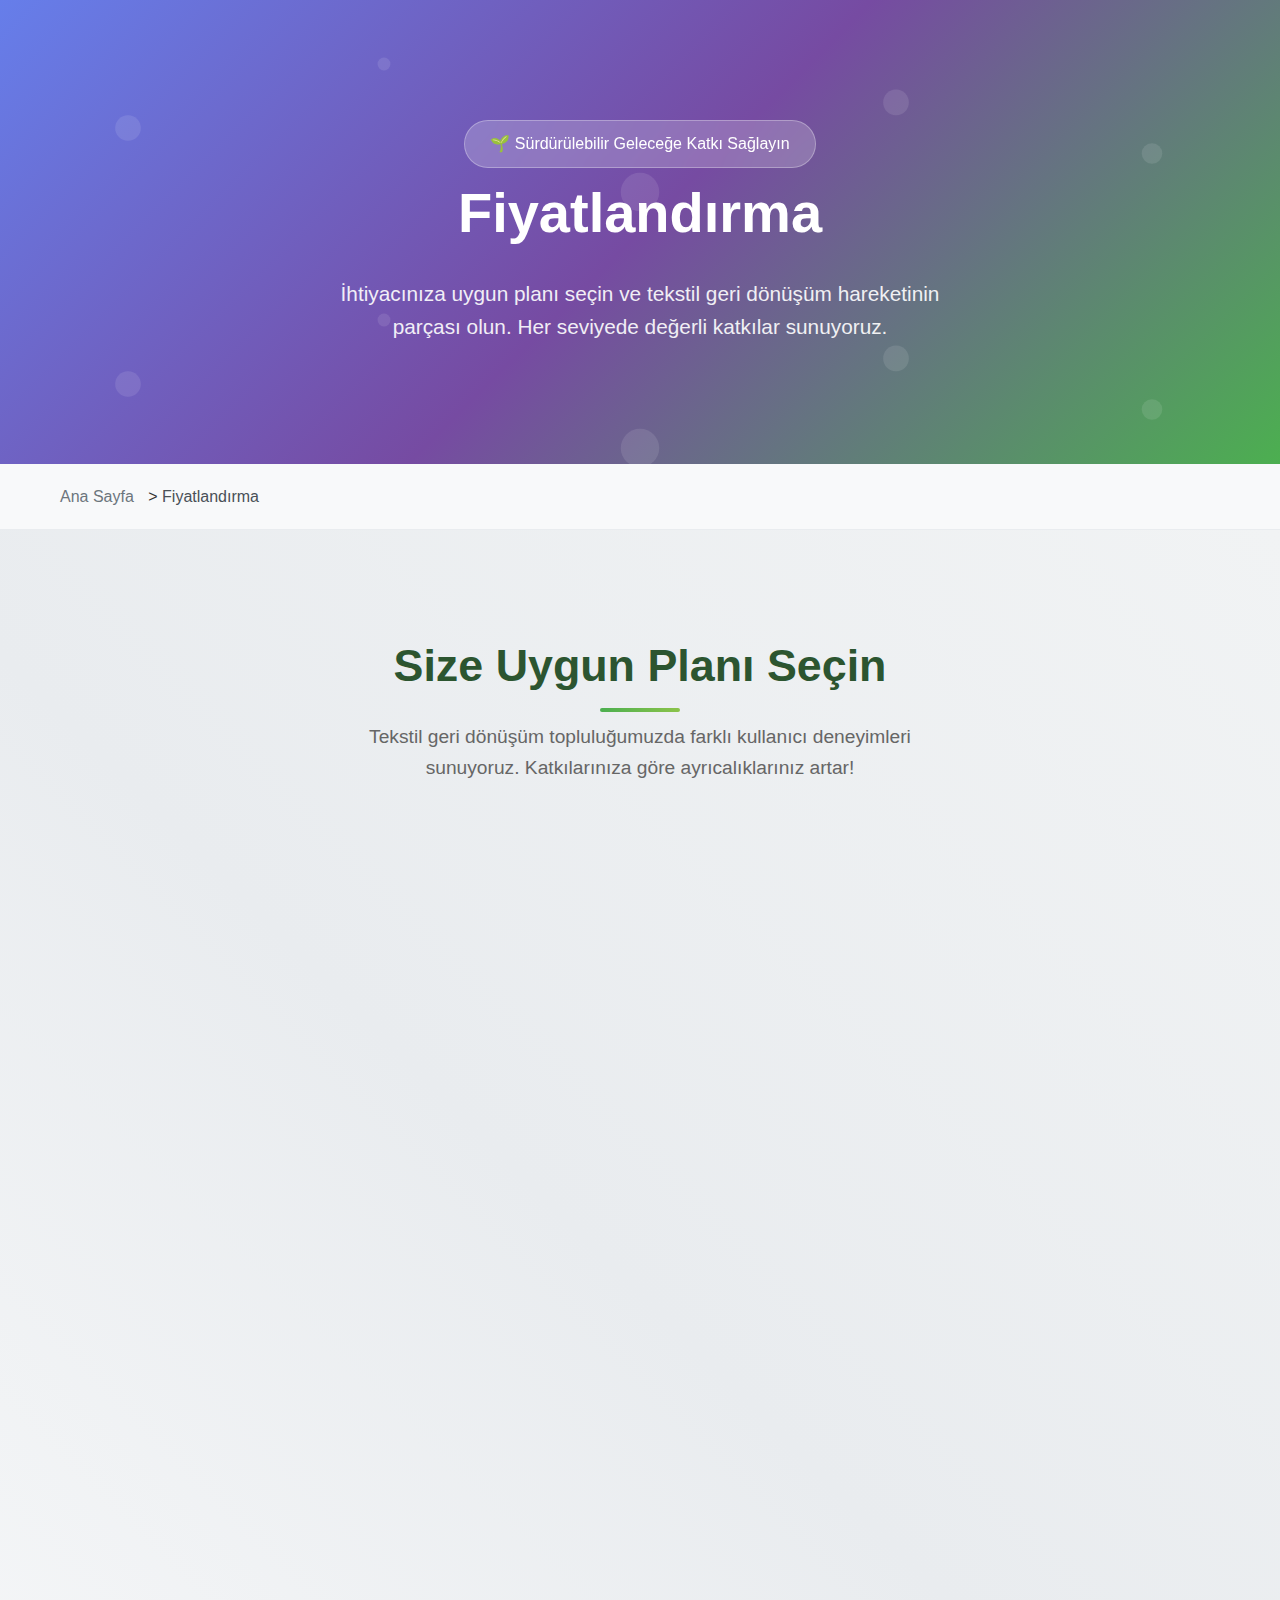
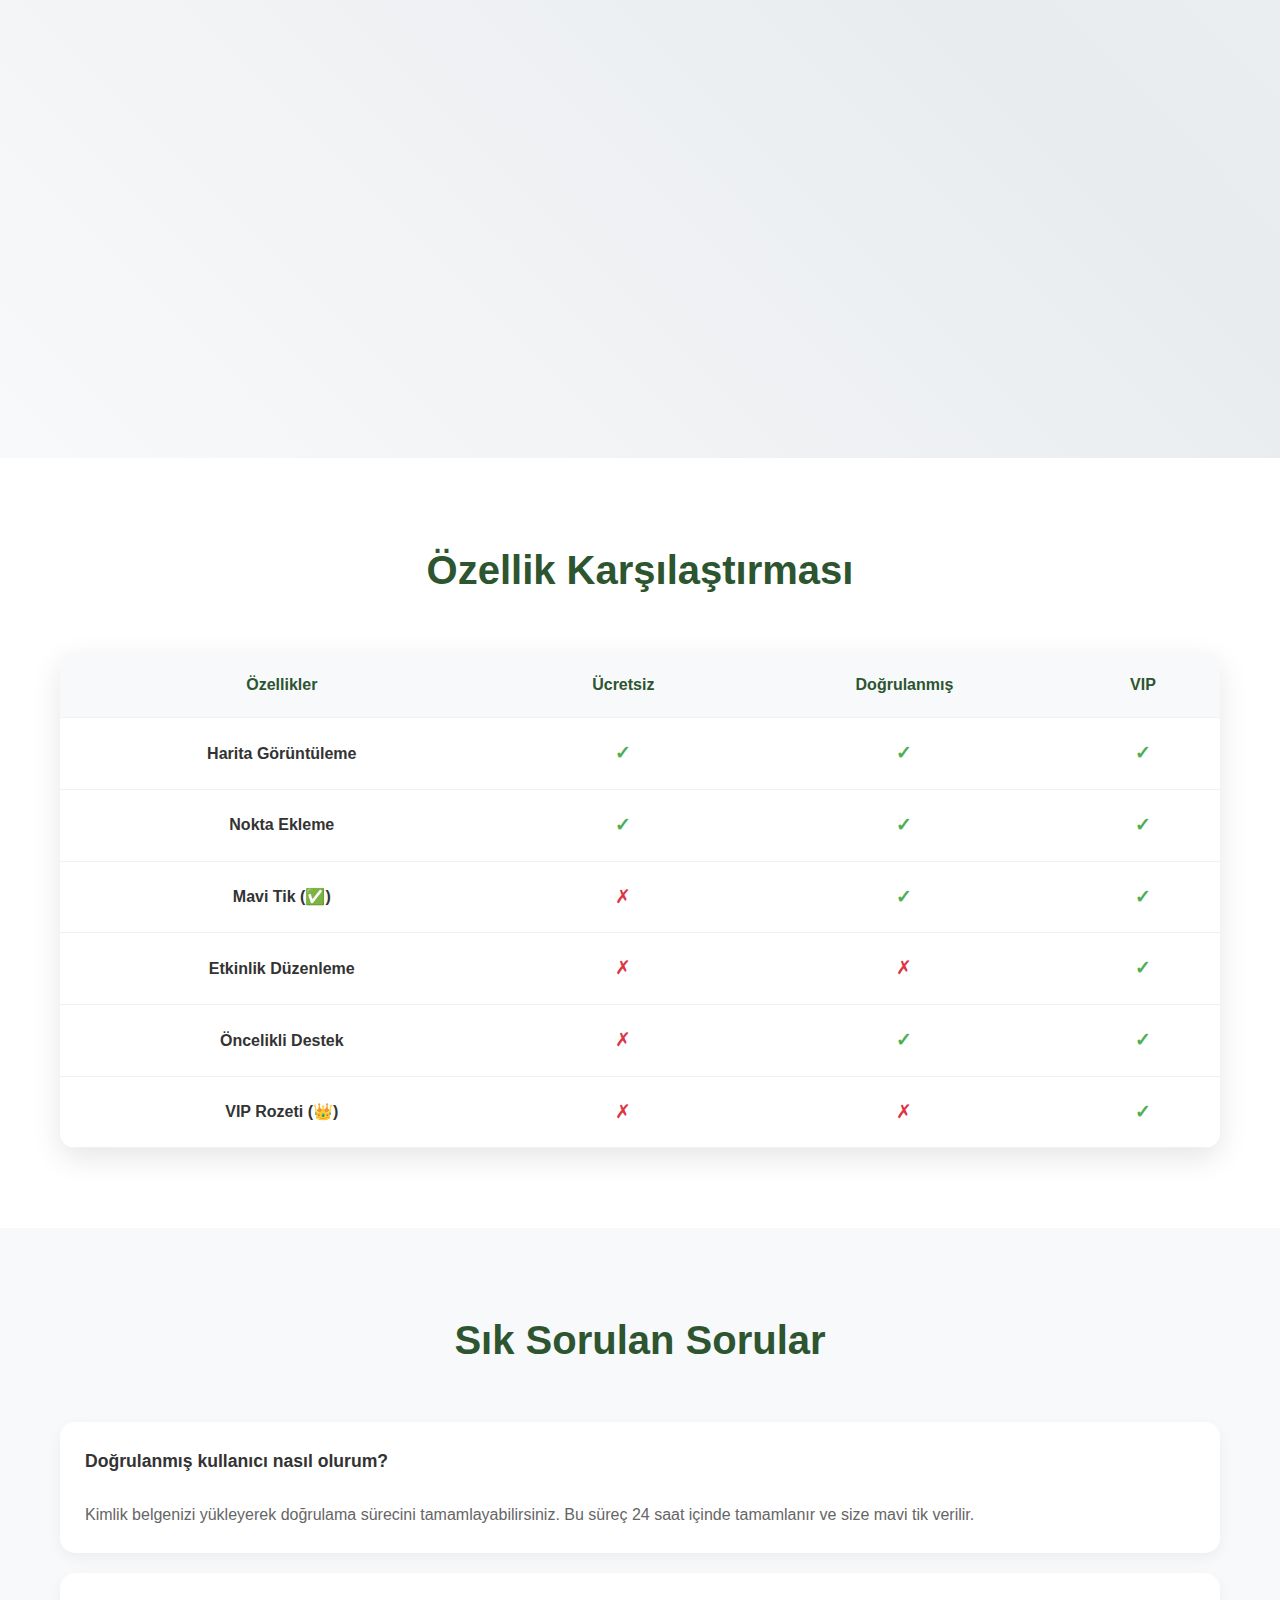
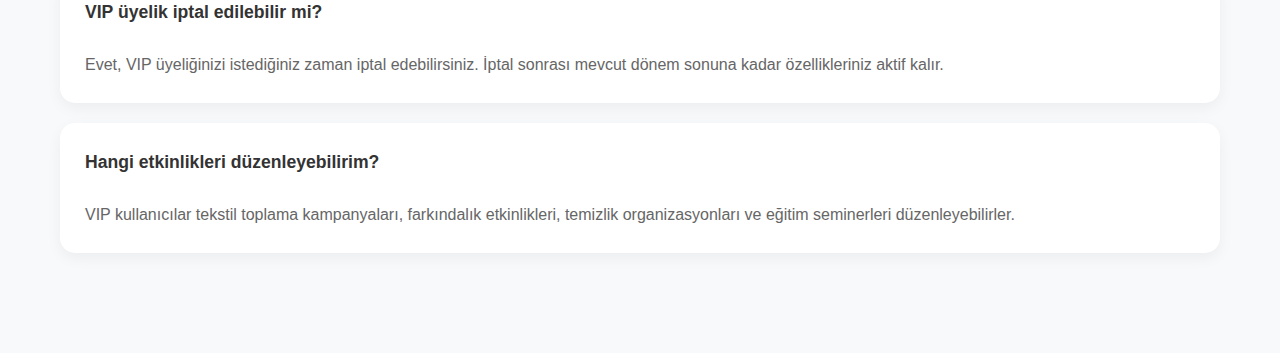
<file: fiyatlandirma.html>
<!DOCTYPE html>
<html lang="tr">
<head>
    <meta charset="UTF-8">
    <meta name="viewport" content="width=device-width, initial-scale=1.0">
    <title>Fiyatlandırma - ReWear</title>
    <link rel="stylesheet" href="style.css"> <!-- Ana CSS dosyanız -->
    <link rel="stylesheet" href="pricing.css"> <!-- Fiyatlandırma CSS'i -->
</head>
<body>
    <!-- Hero Section -->
    <section class="hero-section">
        <div class="container">
            <div class="hero-badge">🌱 Sürdürülebilir Geleceğe Katkı Sağlayın</div>
            <h1 class="hero-title">Fiyatlandırma</h1>
            <p class="hero-subtitle">
                İhtiyacınıza uygun planı seçin ve tekstil geri dönüşüm hareketinin parçası olun. Her seviyede değerli katkılar sunuyoruz.
            </p>
        </div>
    </section>

    <!-- Breadcrumb -->
    <section class="breadcrumb">
        <div class="container">
            <div class="breadcrumb-nav">
                <a href="index.html">Ana Sayfa</a> > 
                <span>Fiyatlandırma</span>
            </div>
        </div>
    </section>

    <!-- Pricing Section -->
    <section class="pricing-section">
        <div class="container">
            <div class="pricing-header">
                <h2 class="pricing-title">Size Uygun Planı Seçin</h2>
                <p class="pricing-subtitle">
                    Tekstil geri dönüşüm topluluğumuzda farklı kullanıcı deneyimleri sunuyoruz. Katkılarınıza göre ayrıcalıklarınız artar!
                </p>
            </div>

            <div class="pricing-grid">
                <!-- Ücretsiz Plan -->
                <div class="pricing-card free-plan animate-card">
                    <div class="plan-icon free-icon">🌍</div>
                    <h3 class="plan-name free-name">Ücretsiz Kullanıcı</h3>
                    <p class="plan-description">Temel özelliklerle başlayın ve katkıda bulunmaya başlayın</p>
                    
                    <div class="plan-price free-price">₺0</div>
                    <div class="price-period">Tamamen Ücretsiz</div>

                    <ul class="features-list">
                        <li>Haritada toplama noktalarını görüntüleme</li>
                        <li>Yeni toplama noktası ekleme</li>
                        <li>Temel konum arama</li>
                        <li>Mobil uygulama erişimi</li>
                        <li>Topluluk forumuna katılım</li>
                    </ul>

                    <a href="#" class="cta-button free-cta">Ücretsiz Başlayın</a>
                </div>

                <!-- Doğrulanmış Plan -->
                <div class="pricing-card verified-plan animate-card">
                    <div class="popular-badge">🔥 En Popüler</div>
                    <div class="plan-icon verified-icon">✅</div>
                    <h3 class="plan-name verified-name">Doğrulanmış Kullanıcı</h3>
                    <p class="plan-description">Kimliğinizi doğrulayın ve toplulukta güvenilir olun</p>
                    
                    <div class="plan-price verified-price">₺29</div>
                    <div class="price-period">Tek seferlik doğrulama ücreti</div>

                    <ul class="features-list">
                        <li>Tüm ücretsiz özellikler</li>
                        <li>✅ Kullanıcı adında mavi tik</li>
                        <li>Öncelikli müşteri desteği</li>
                        <li>Detaylı istatistikler</li>
                        <li>Gelişmiş filtreleme seçenekleri</li>
                        <li>Toplulukta güvenilir statüsü</li>
                        <li>Özel rozetler ve başarımlar</li>
                    </ul>

                    <a href="#" class="cta-button verified-cta">Doğrulanmış Olun</a>
                </div>

                <!-- VIP Plan -->
                <div class="pricing-card vip-plan animate-card">
                    <div class="plan-icon vip-icon">👑</div>
                    <h3 class="plan-name vip-name">VIP Kullanıcı</h3>
                    <p class="plan-description">Premium özelliklerle liderlik edin ve etkinlik düzenleyin</p>
                    
                    <div class="plan-price vip-price">₺99</div>
                    <div class="price-period">Aylık</div>

                    <ul class="features-list">
                        <li>Tüm doğrulanmış özellikler</li>
                        <li>👑 VIP rozeti ve özel statü</li>
                        <li>Etkinlik oluşturma yetkisi</li>
                        <li class="premium-feature">Geri dönüşüm etkinlikleri düzenleme</li>
                        <li class="premium-feature">Topluluk buluşmaları organize etme</li>
                        <li>Özel VIP müşteri desteği</li>
                        <li>İleri seviye analitikler</li>
                        <li>Sınırsız nokta ekleme</li>
                        <li>Admin panel erişimi</li>
                    </ul>

                    <a href="#" class="cta-button vip-cta">VIP Olun</a>
                </div>
            </div>
        </div>
    </section>

    <!-- Karşılaştırma Tablosu -->
    <section class="comparison-section">
        <div class="container">
            <h2 style="text-align: center; margin-bottom: 50px; font-size: 2.5rem; color: #2c5530;">Özellik Karşılaştırması</h2>
            
            <table class="comparison-table">
                <thead>
                    <tr>
                        <th>Özellikler</th>
                        <th>Ücretsiz</th>
                        <th>Doğrulanmış</th>
                        <th>VIP</th>
                    </tr>
                </thead>
                <tbody>
                    <tr>
                        <td><strong>Harita Görüntüleme</strong></td>
                        <td class="feature-available">✓</td>
                        <td class="feature-available">✓</td>
                        <td class="feature-available">✓</td>
                    </tr>
                    <tr>
                        <td><strong>Nokta Ekleme</strong></td>
                        <td class="feature-available">✓</td>
                        <td class="feature-available">✓</td>
                        <td class="feature-available">✓</td>
                    </tr>
                    <tr>
                        <td><strong>Mavi Tik (✅)</strong></td>
                        <td class="feature-unavailable">✗</td>
                        <td class="feature-available">✓</td>
                        <td class="feature-available">✓</td>
                    </tr>
                    <tr>
                        <td><strong>Etkinlik Düzenleme</strong></td>
                        <td class="feature-unavailable">✗</td>
                        <td class="feature-unavailable">✗</td>
                        <td class="feature-available">✓</td>
                    </tr>
                    <tr>
                        <td><strong>Öncelikli Destek</strong></td>
                        <td class="feature-unavailable">✗</td>
                        <td class="feature-available">✓</td>
                        <td class="feature-available">✓</td>
                    </tr>
                    <tr>
                        <td><strong>VIP Rozeti (👑)</strong></td>
                        <td class="feature-unavailable">✗</td>
                        <td class="feature-unavailable">✗</td>
                        <td class="feature-available">✓</td>
                    </tr>
                </tbody>
            </table>
        </div>
    </section>

    <!-- FAQ Section -->
    <section class="faq-section">
        <div class="container">
            <h2 style="text-align: center; margin-bottom: 50px; font-size: 2.5rem; color: #2c5530;">Sık Sorulan Sorular</h2>
            
            <div class="faq-item">
                <div class="faq-question">Doğrulanmış kullanıcı nasıl olurum?</div>
                <div class="faq-answer">Kimlik belgenizi yükleyerek doğrulama sürecini tamamlayabilirsiniz. Bu süreç 24 saat içinde tamamlanır ve size mavi tik verilir.</div>
            </div>

            <div class="faq-item">
                <div class="faq-question">VIP üyelik iptal edilebilir mi?</div>
                <div class="faq-answer">Evet, VIP üyeliğinizi istediğiniz zaman iptal edebilirsiniz. İptal sonrası mevcut dönem sonuna kadar özellikleriniz aktif kalır.</div>
            </div>

            <div class="faq-item">
                <div class="faq-question">Hangi etkinlikleri düzenleyebilirim?</div>
                <div class="faq-answer">VIP kullanıcılar tekstil toplama kampanyaları, farkındalık etkinlikleri, temizlik organizasyonları ve eğitim seminerleri düzenleyebilirler.</div>
            </div>
        </div>
    </section>

    <script>
        // Kart animasyonları
        document.addEventListener('DOMContentLoaded', function() {
            const cards = document.querySelectorAll('.animate-card');
            
            const observerOptions = {
                threshold: 0.1,
                rootMargin: '0px 0px -50px 0px'
            };

            const observer = new IntersectionObserver(function(entries) {
                entries.forEach(entry => {
                    if (entry.isIntersecting) {
                        entry.target.style.opacity = '1';
                        entry.target.style.transform = 'translateY(0)';
                    }
                });
            }, observerOptions);

            cards.forEach((card, index) => {
                card.style.opacity = '0';
                card.style.transform = 'translateY(50px)';
                card.style.transition = `all 0.8s ease ${index * 0.2}s`;
                observer.observe(card);
            });
        });
    </script>
</body>
</html>
</file>
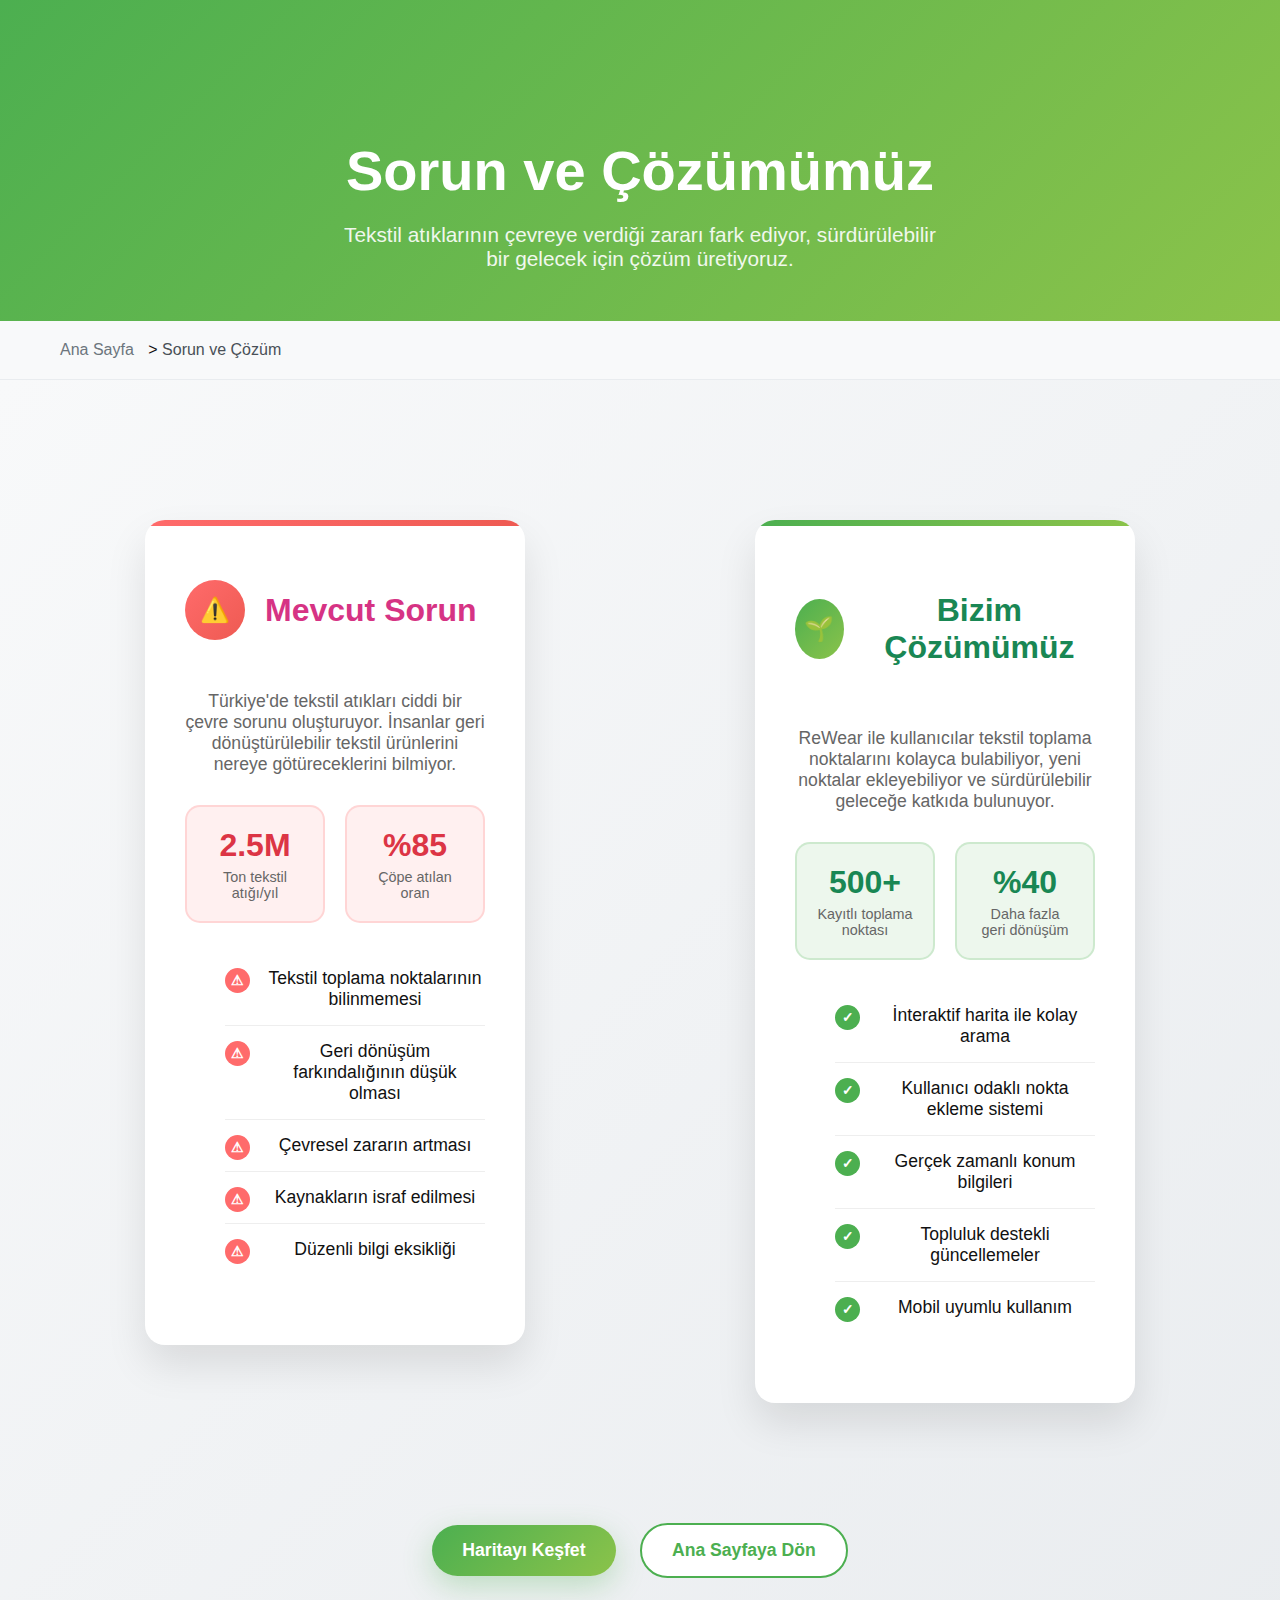
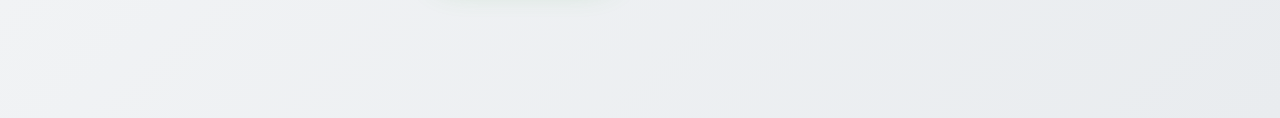
<file: sorun-cozum.html>
<!DOCTYPE html>
<html lang="tr">
<head>
    <meta charset="UTF-8">
    <meta name="viewport" content="width=device-width, initial-scale=1.0">
    <title>Sorun ve Çözümümüz - ReWear</title>
    <link rel="stylesheet" href="style.css"> <!-- Ana CSS dosyanız -->
    <style>
        /* Sayfa özel CSS'leri */
        .hero-section {
            background: linear-gradient(135deg, #4CAF50 0%, #8BC34A 100%);
            color: white;
            padding: 100px 0 50px;
            text-align: center;
        }

        .hero-title {
            font-size: 3.5rem;
            margin-bottom: 20px;
            animation: fadeInUp 1s ease;
        }

        .hero-subtitle {
            font-size: 1.3rem;
            opacity: 0.9;
            max-width: 600px;
            margin: 0 auto;
            animation: fadeInUp 1s ease 0.3s both;
        }

        .breadcrumb {
            background: #f8f9fa;
            padding: 20px 0;
            border-bottom: 1px solid #e9ecef;
        }

        .breadcrumb-nav {
            max-width: 1200px;
            margin: 0 auto;
            padding: 0 20px;
        }

        .breadcrumb-nav a {
            color: #6c757d;
            text-decoration: none;
            margin-right: 10px;
        }

        .breadcrumb-nav a:hover {
            color: #4CAF50;
        }

        .breadcrumb-nav span {
            color: #495057;
            font-weight: 500;
        }

        /* Sorun ve Çözüm CSS'leri */
        .problem-solution-section {
            padding: 80px 0;
            background: linear-gradient(135deg, #f8f9fa 0%, #e9ecef 100%);
        }

        .container {
            max-width: 1200px;
            margin: 0 auto;
            padding: 0 20px;
        }

        .content-grid {
            display: grid;
            grid-template-columns: 1fr 1fr;
            gap: 60px;
            align-items: start;
            margin-bottom: 60px;
        }

        .card {
            background: white;
            border-radius: 20px;
            padding: 40px;
            box-shadow: 0 20px 40px rgba(0,0,0,0.1);
            transition: all 0.3s ease;
            position: relative;
            overflow: hidden;
        }

        .card::before {
            content: '';
            position: absolute;
            top: 0;
            left: 0;
            right: 0;
            height: 6px;
        }

        .problem-card::before {
            background: linear-gradient(90deg, #ff6b6b, #ee5a52);
        }

        .solution-card::before {
            background: linear-gradient(90deg, #4CAF50, #8BC34A);
        }

        .card:hover {
            transform: translateY(-10px);
            box-shadow: 0 30px 60px rgba(0,0,0,0.15);
        }

        .card-header {
            display: flex;
            align-items: center;
            margin-bottom: 30px;
        }

        .card-icon {
            width: 60px;
            height: 60px;
            border-radius: 50%;
            display: flex;
            align-items: center;
            justify-content: center;
            font-size: 24px;
            margin-right: 20px;
            color: white;
        }

        .problem-icon {
            background: linear-gradient(135deg, #ff6b6b, #ee5a52);
        }

        .solution-icon {
            background: linear-gradient(135deg, #4CAF50, #8BC34A);
        }

        .card-title {
            font-size: 2rem;
            font-weight: bold;
        }

        .problem-title {
            color: #d63384;
        }

        .solution-title {
            color: #198754;
        }

        .stats-grid {
            display: grid;
            grid-template-columns: repeat(2, 1fr);
            gap: 20px;
            margin: 30px 0;
        }

        .stat-item {
            text-align: center;
            padding: 20px;
            background: rgba(255,107,107,0.1);
            border-radius: 15px;
            border: 2px solid rgba(255,107,107,0.2);
        }

        .solution-side .stat-item {
            background: rgba(76,175,80,0.1);
            border-color: rgba(76,175,80,0.2);
        }

        .stat-number {
            font-size: 2rem;
            font-weight: bold;
            margin-bottom: 5px;
        }

        .problem-stat {
            color: #dc3545;
        }

        .solution-stat {
            color: #198754;
        }

        .stat-label {
            font-size: 0.9rem;
            color: #666;
        }

        .feature-list {
            list-style: none;
            margin: 30px 0;
        }

        .feature-list li {
            padding: 15px 0;
            position: relative;
            padding-left: 40px;
            font-size: 1.1rem;
            border-bottom: 1px solid #eee;
        }

        .feature-list li:last-child {
            border-bottom: none;
        }

        .feature-list li::before {
            content: '✓';
            position: absolute;
            left: 0;
            top: 15px;
            width: 25px;
            height: 25px;
            background: #4CAF50;
            color: white;
            border-radius: 50%;
            display: flex;
            align-items: center;
            justify-content: center;
            font-size: 14px;
            font-weight: bold;
        }

        .problem-list li::before {
            content: '⚠';
            background: #ff6b6b;
        }

        .action-buttons {
            text-align: center;
            margin: 60px 0;
        }

        .btn {
            display: inline-block;
            padding: 15px 30px;
            margin: 0 10px;
            border-radius: 50px;
            text-decoration: none;
            font-weight: bold;
            font-size: 1.1rem;
            transition: all 0.3s ease;
        }

        .btn-primary {
            background: linear-gradient(135deg, #4CAF50, #8BC34A);
            color: white;
            box-shadow: 0 10px 30px rgba(76,175,80,0.3);
        }

        .btn-primary:hover {
            transform: translateY(-3px);
            box-shadow: 0 15px 40px rgba(76,175,80,0.4);
        }

        .btn-secondary {
            background: white;
            color: #4CAF50;
            border: 2px solid #4CAF50;
        }

        .btn-secondary:hover {
            background: #4CAF50;
            color: white;
            transform: translateY(-3px);
        }

        @keyframes fadeInUp {
            from {
                opacity: 0;
                transform: translateY(30px);
            }
            to {
                opacity: 1;
                transform: translateY(0);
            }
        }

        @media (max-width: 768px) {
            .hero-title {
                font-size: 2.5rem;
            }
            
            .content-grid {
                grid-template-columns: 1fr;
                gap: 40px;
            }

            .card {
                padding: 30px 20px;
            }

            .stats-grid {
                grid-template-columns: 1fr;
            }

            .btn {
                display: block;
                margin: 10px 0;
            }
        }
    </style>
</head>
<body>
    <!-- Hero Section -->
    <section class="hero-section">
        <div class="container">
            <h1 class="hero-title">Sorun ve Çözümümüz</h1>
            <p class="hero-subtitle">
                Tekstil atıklarının çevreye verdiği zararı fark ediyor, sürdürülebilir bir gelecek için çözüm üretiyoruz.
            </p>
        </div>
    </section>

    <!-- Breadcrumb -->
    <section class="breadcrumb">
        <div class="breadcrumb-nav">
            <a href="index.html">Ana Sayfa</a> > 
            <span>Sorun ve Çözüm</span>
        </div>
    </section>

    <!-- Sorun ve Çözüm İçeriği -->
    <section class="problem-solution-section">
        <div class="container">
            <div class="content-grid">
                <!-- SORUN TARAFI -->
                <div class="problem-side">
                    <div class="card problem-card">
                        <div class="card-header">
                            <div class="card-icon problem-icon">⚠️</div>
                            <h3 class="card-title problem-title">Mevcut Sorun</h3>
                        </div>

                        <p style="font-size: 1.1rem; color: #666; margin-bottom: 20px;">
                            Türkiye'de tekstil atıkları ciddi bir çevre sorunu oluşturuyor. İnsanlar geri dönüştürülebilir tekstil ürünlerini nereye götüreceklerini bilmiyor.
                        </p>

                        <div class="stats-grid">
                            <div class="stat-item">
                                <div class="stat-number problem-stat">2.5M</div>
                                <div class="stat-label">Ton tekstil atığı/yıl</div>
                            </div>
                            <div class="stat-item">
                                <div class="stat-number problem-stat">%85</div>
                                <div class="stat-label">Çöpe atılan oran</div>
                            </div>
                        </div>

                        <ul class="feature-list problem-list">
                            <li>Tekstil toplama noktalarının bilinmemesi</li>
                            <li>Geri dönüşüm farkındalığının düşük olması</li>
                            <li>Çevresel zararın artması</li>
                            <li>Kaynakların israf edilmesi</li>
                            <li>Düzenli bilgi eksikliği</li>
                        </ul>
                    </div>
                </div>

                <!-- ÇÖZÜM TARAFI -->
                <div class="solution-side">
                    <div class="card solution-card">
                        <div class="card-header">
                            <div class="card-icon solution-icon">🌱</div>
                            <h3 class="card-title solution-title">Bizim Çözümümüz</h3>
                        </div>

                        <p style="font-size: 1.1rem; color: #666; margin-bottom: 20px;">
                            ReWear ile kullanıcılar tekstil toplama noktalarını kolayca bulabiliyor, yeni noktalar ekleyebiliyor ve sürdürülebilir geleceğe katkıda bulunuyor.
                        </p>

                        <div class="stats-grid">
                            <div class="stat-item">
                                <div class="stat-number solution-stat">500+</div>
                                <div class="stat-label">Kayıtlı toplama noktası</div>
                            </div>
                            <div class="stat-item">
                                <div class="stat-number solution-stat">%40</div>
                                <div class="stat-label">Daha fazla geri dönüşüm</div>
                            </div>
                        </div>

                        <ul class="feature-list">
                            <li>İnteraktif harita ile kolay arama</li>
                            <li>Kullanıcı odaklı nokta ekleme sistemi</li>
                            <li>Gerçek zamanlı konum bilgileri</li>
                            <li>Topluluk destekli güncellemeler</li>
                            <li>Mobil uyumlu kullanım</li>
                        </ul>
                    </div>
                </div>
            </div>

            <!-- Aksiyon Butonları -->
            <div class="action-buttons">
                <a href="index.html" class="btn btn-primary">Haritayı Keşfet</a>
                <a href="index.html" class="btn btn-secondary">Ana Sayfaya Dön</a>
            </div>
        </div>
    </section>
</body>
</html>
</file>
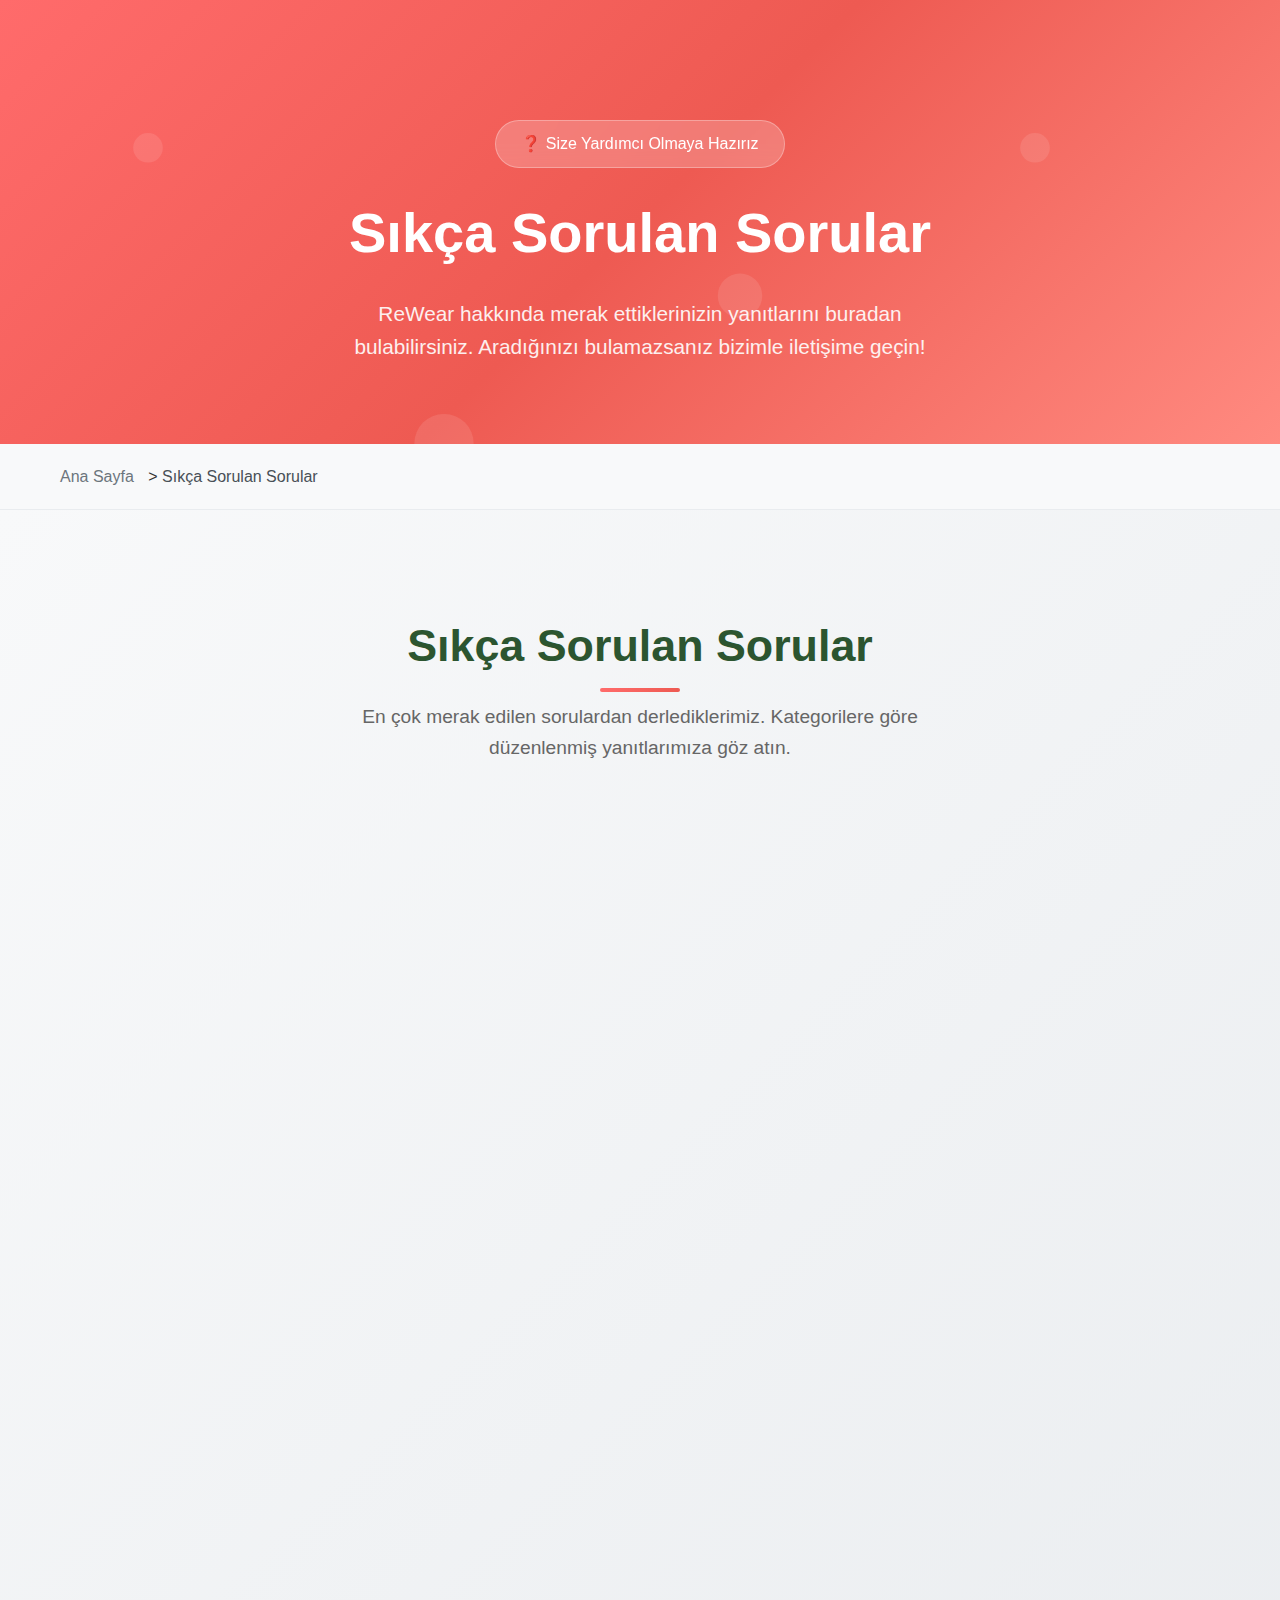
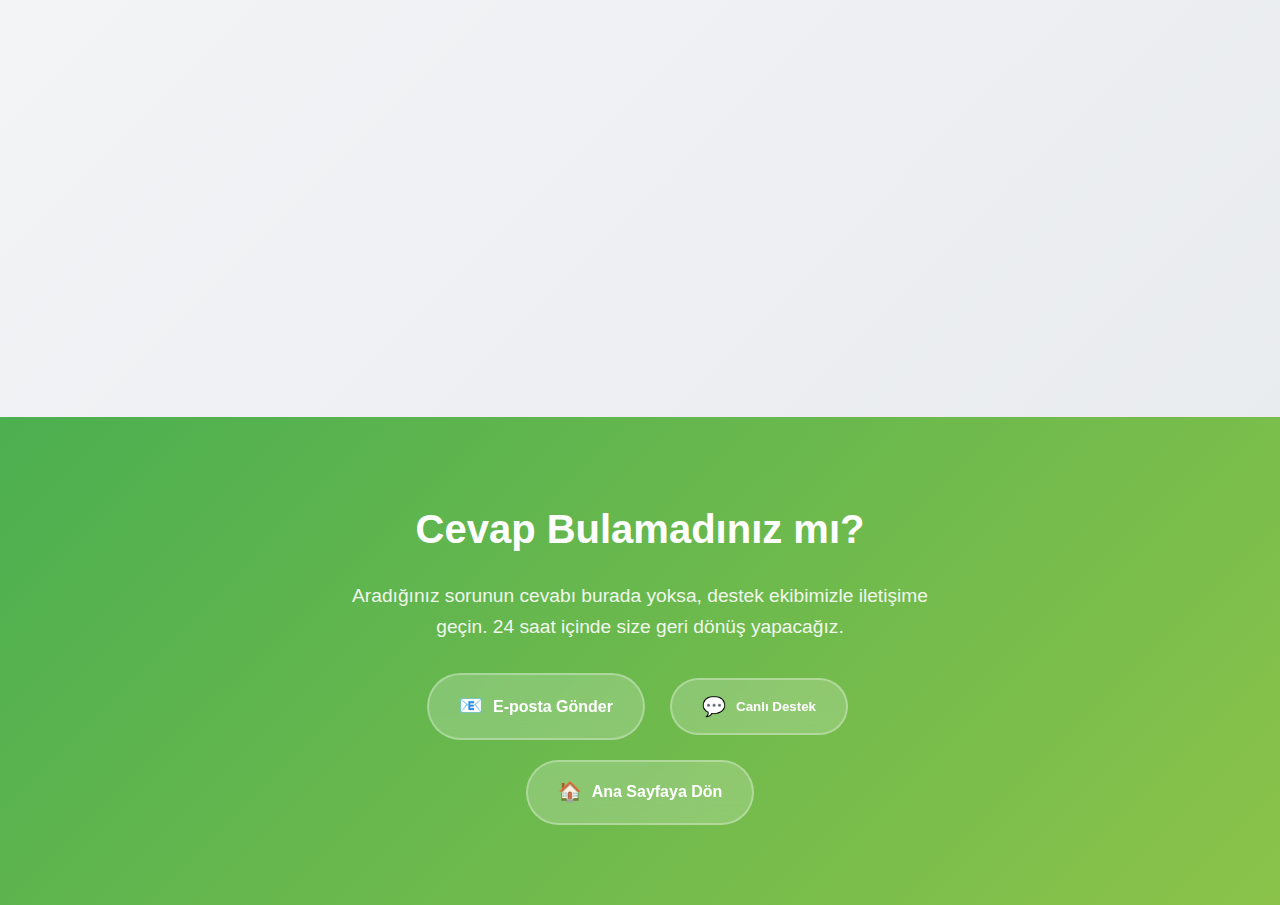
<file: sss.html>
<!DOCTYPE html>
<html lang="tr">
<head>
    <meta charset="UTF-8">
    <meta name="viewport" content="width=device-width, initial-scale=1.0">
    <title>Sıkça Sorulan Sorular - ReWear</title>
    <link rel="stylesheet" href="style.css">
    <style>
        * {
            margin: 0;
            padding: 0;
            box-sizing: border-box;
        }

        body {
            font-family: 'Arial', sans-serif;
            line-height: 1.6;
            color: #333;
        }

        /* Hero Section */
        .hero-section {
            background: linear-gradient(135deg, #ff6b6b 0%, #ee5a52 50%, #ff8a80 100%);
            color: white;
            padding: 120px 0 80px;
            text-align: center;
            position: relative;
            overflow: hidden;
        }

        .hero-section::before {
            content: '';
            position: absolute;
            top: 0;
            left: 0;
            width: 200%;
            height: 200%;
            background: url('data:image/svg+xml,<svg xmlns="http://www.w3.org/2000/svg" viewBox="0 0 60 60"><circle cx="30" cy="30" r="2" fill="rgba(255,255,255,0.1)"/><circle cx="10" cy="10" r="1" fill="rgba(255,255,255,0.1)"/><circle cx="50" cy="20" r="1.5" fill="rgba(255,255,255,0.1)"/></svg>') repeat;
            animation: float 25s linear infinite;
            z-index: 0;
        }

        @keyframes float {
            0% { transform: translateX(0) translateY(0) rotate(0deg); }
            100% { transform: translateX(-60px) translateY(-60px) rotate(360deg); }
        }

        .container {
            max-width: 1200px;
            margin: 0 auto;
            padding: 0 20px;
            position: relative;
            z-index: 1;
        }

        .hero-badge {
            display: inline-block;
            background: rgba(255,255,255,0.2);
            padding: 10px 25px;
            border-radius: 50px;
            backdrop-filter: blur(10px);
            border: 1px solid rgba(255,255,255,0.3);
            margin-bottom: 20px;
            animation: fadeInDown 1s ease;
        }

        .hero-title {
            font-size: 3.5rem;
            margin-bottom: 20px;
            font-weight: bold;
            animation: fadeInUp 1s ease 0.3s both;
        }

        .hero-subtitle {
            font-size: 1.3rem;
            opacity: 0.9;
            max-width: 600px;
            margin: 0 auto;
            animation: fadeInUp 1s ease 0.6s both;
        }

        /* Breadcrumb */
        .breadcrumb {
            background: #f8f9fa;
            padding: 20px 0;
            border-bottom: 1px solid #e9ecef;
        }

        .breadcrumb-nav a {
            color: #6c757d;
            text-decoration: none;
            margin-right: 10px;
        }

        .breadcrumb-nav a:hover {
            color: #ff6b6b;
        }

        .breadcrumb-nav span {
            color: #495057;
            font-weight: 500;
        }

        /* FAQ Section */
        .faq-section {
            padding: 100px 0;
            background: linear-gradient(135deg, #f8f9fa 0%, #e9ecef 100%);
        }

        .faq-header {
            text-align: center;
            margin-bottom: 80px;
        }

        .faq-title {
            font-size: 2.8rem;
            color: #2c5530;
            margin-bottom: 20px;
            position: relative;
        }

        .faq-title::after {
            content: '';
            position: absolute;
            bottom: -10px;
            left: 50%;
            transform: translateX(-50%);
            width: 80px;
            height: 4px;
            background: linear-gradient(90deg, #ff6b6b, #ee5a52);
            border-radius: 2px;
        }

        .faq-subtitle {
            font-size: 1.2rem;
            color: #666;
            max-width: 600px;
            margin: 0 auto;
        }

        /* FAQ Grid */
        .faq-grid {
            display: grid;
            grid-template-columns: repeat(auto-fit, minmax(500px, 1fr));
            gap: 40px;
            margin-bottom: 60px;
        }

        /* FAQ Kategorileri */
        .faq-category {
            background: white;
            border-radius: 20px;
            padding: 40px;
            box-shadow: 0 20px 40px rgba(0,0,0,0.08);
            transition: transform 0.3s ease, box-shadow 0.3s ease;
        }

        .faq-category:hover {
            transform: translateY(-10px);
            box-shadow: 0 30px 60px rgba(0,0,0,0.15);
        }

        .category-header {
            display: flex;
            align-items: center;
            margin-bottom: 30px;
            padding-bottom: 20px;
            border-bottom: 3px solid #f1f3f4;
        }

        .category-icon {
            width: 60px;
            height: 60px;
            border-radius: 50%;
            display: flex;
            align-items: center;
            justify-content: center;
            font-size: 24px;
            margin-right: 20px;
            color: white;
        }

        .general-icon { background: linear-gradient(135deg, #4CAF50, #8BC34A); }
        .technical-icon { background: linear-gradient(135deg, #2196F3, #21CBF3); }
        .account-icon { background: linear-gradient(135deg, #ff6b6b, #ee5a52); }
        .pricing-icon { background: linear-gradient(135deg, #ffc107, #ff8c00); }

        .category-title {
            font-size: 1.5rem;
            font-weight: bold;
            color: #2c5530;
        }

        /* FAQ Öğeleri */
        .faq-item {
            margin-bottom: 20px;
            background: #f8f9fa;
            border-radius: 15px;
            overflow: hidden;
            transition: all 0.3s ease;
        }

        .faq-item:hover {
            background: #e9ecef;
        }

        .faq-question {
            padding: 20px 25px;
            cursor: pointer;
            font-weight: 600;
            font-size: 1rem;
            color: #2c5530;
            position: relative;
            transition: all 0.3s ease;
            border: none;
            background: none;
            width: 100%;
            text-align: left;
            display: flex;
            justify-content: space-between;
            align-items: center;
        }

        .faq-question::after {
            content: '+';
            font-size: 1.5rem;
            font-weight: bold;
            color: #ff6b6b;
            transition: transform 0.3s ease;
        }

        .faq-question.active::after {
            transform: rotate(45deg);
        }

        .faq-answer {
            padding: 0 25px;
            color: #666;
            line-height: 1.7;
            max-height: 0;
            overflow: hidden;
            transition: all 0.3s ease;
        }

        .faq-answer.active {
            max-height: 300px;
            padding: 0 25px 25px;
        }

        /* İletişim Bölümü */
        .contact-section {
            background: linear-gradient(135deg, #4CAF50, #8BC34A);
            color: white;
            padding: 80px 0;
            text-align: center;
        }

        .contact-content {
            max-width: 600px;
            margin: 0 auto;
        }

        .contact-title {
            font-size: 2.5rem;
            margin-bottom: 20px;
        }

        .contact-text {
            font-size: 1.2rem;
            margin-bottom: 30px;
            opacity: 0.9;
        }

        .contact-buttons {
            display: flex;
            gap: 20px;
            justify-content: center;
            flex-wrap: wrap;
        }

        .contact-btn {
            display: inline-flex;
            align-items: center;
            padding: 15px 30px;
            background: rgba(255,255,255,0.2);
            border: 2px solid rgba(255,255,255,0.3);
            color: white;
            text-decoration: none;
            border-radius: 50px;
            font-weight: bold;
            backdrop-filter: blur(10px);
            transition: all 0.3s ease;
        }

        .contact-btn:hover {
            background: white;
            color: #4CAF50;
            transform: translateY(-3px);
        }

        .contact-btn span {
            margin-right: 10px;
            font-size: 1.2rem;
        }

        /* Canlı Destek Modal */
        .chat-modal {
            display: none;
            position: fixed;
            z-index: 1000;
            left: 0;
            top: 0;
            width: 100%;
            height: 100%;
            background-color: rgba(0,0,0,0.5);
            backdrop-filter: blur(5px);
        }

        .chat-modal-content {
            background-color: white;
            margin: 5% auto;
            padding: 0;
            border-radius: 20px;
            width: 90%;
            max-width: 500px;
            max-height: 80vh;
            overflow: hidden;
            animation: slideInUp 0.3s ease;
        }

        @keyframes slideInUp {
            from {
                transform: translateY(50px);
                opacity: 0;
            }
            to {
                transform: translateY(0);
                opacity: 1;
            }
        }

        .chat-header {
            background: linear-gradient(135deg, #4CAF50, #8BC34A);
            color: white;
            padding: 20px;
            display: flex;
            justify-content: space-between;
            align-items: center;
        }

        .chat-title {
            font-size: 1.3rem;
            font-weight: bold;
            display: flex;
            align-items: center;
        }

        .chat-title::before {
            content: '💬';
            margin-right: 10px;
            font-size: 1.5rem;
        }

        .close-chat {
            background: none;
            border: none;
            color: white;
            font-size: 2rem;
            cursor: pointer;
            padding: 0;
            width: 40px;
            height: 40px;
            border-radius: 50%;
            display: flex;
            align-items: center;
            justify-content: center;
            transition: background 0.3s ease;
        }

        .close-chat:hover {
            background: rgba(255,255,255,0.2);
        }

        .chat-body {
            padding: 30px;
            text-align: center;
        }

        .chat-options {
            display: grid;
            grid-template-columns: 1fr;
            gap: 15px;
            margin-top: 20px;
        }

        .chat-option {
            padding: 15px 20px;
            background: #f8f9fa;
            border: 2px solid #e9ecef;
            border-radius: 15px;
            text-decoration: none;
            color: #2c5530;
            font-weight: 600;
            transition: all 0.3s ease;
            display: flex;
            align-items: center;
            justify-content: center;
        }

        .chat-option:hover {
            background: #4CAF50;
            color: white;
            transform: translateY(-2px);
            box-shadow: 0 10px 20px rgba(76, 175, 80, 0.3);
        }

        .chat-option span {
            margin-right: 10px;
            font-size: 1.2rem;
        }

        /* Animasyonlar */
        @keyframes fadeInUp {
            from {
                opacity: 0;
                transform: translateY(30px);
            }
            to {
                opacity: 1;
                transform: translateY(0);
            }
        }

        @keyframes fadeInDown {
            from {
                opacity: 0;
                transform: translateY(-30px);
            }
            to {
                opacity: 1;
                transform: translateY(0);
            }
        }

        /* Responsive */
        @media (max-width: 768px) {
            .hero-title {
                font-size: 2.5rem;
            }

            .faq-grid {
                grid-template-columns: 1fr;
                gap: 30px;
            }

            .faq-category {
                padding: 30px 20px;
            }

            .contact-buttons {
                flex-direction: column;
                align-items: center;
            }

            .contact-btn {
                width: 250px;
                justify-content: center;
            }
        }
    </style>
</head>
<body>
    <!-- Hero Section -->
    <section class="hero-section">
        <div class="container">
            <div class="hero-badge">❓ Size Yardımcı Olmaya Hazırız</div>
            <h1 class="hero-title">Sıkça Sorulan Sorular</h1>
            <p class="hero-subtitle">
                ReWear hakkında merak ettiklerinizin yanıtlarını buradan bulabilirsiniz. Aradığınızı bulamazsanız bizimle iletişime geçin!
            </p>
        </div>
    </section>

    <!-- Canlı Destek Modal -->
    <div id="chatModal" class="chat-modal">
        <div class="chat-modal-content">
            <div class="chat-header">
                <div class="chat-title">Canlı Destek</div>
                <button class="close-chat" onclick="closeChatModal()">&times;</button>
            </div>
            <div class="chat-body">
                <h3 style="margin-bottom: 15px; color: #2c5530;">Size nasıl yardımcı olabiliriz?</h3>
                <p style="color: #666; margin-bottom: 25px;">
                    Destek ekibimizle iletişime geçmek için aşağıdaki seçeneklerden birini kullanabilirsiniz:
                </p>
                
                <div class="chat-options">
                    <a href="https://wa.me/905554443322?text=Merhaba! ReWear hakkında bilgi almak istiyorum." 
                       target="_blank" 
                       class="chat-option">
                        <span>📱</span>
                        WhatsApp ile İletişim
                    </a>
                    
                    <a href="https://t.me/rewear_destek" 
                       target="_blank" 
                       class="chat-option">
                        <span>✈️</span>
                        Telegram Desteği
                    </a>
                    
                    <a href="mailto:destek@rewear.com?subject=Acil Destek Talebi&body=Merhaba,%0D%0A%0D%0AHızlı destek için bu e-postayı gönderiyorum.%0D%0A%0D%0ASorunum:%0D%0A" 
                       class="chat-option">
                        <span>⚡</span>
                        Hızlı E-posta
                    </a>
                    
                    <button onclick="openCallbackForm()" class="chat-option" style="border: none; width: 100%;">
                        <span>📞</span>
                        Beni Arayın
                    </button>
                </div>
                
                <div style="margin-top: 25px; padding-top: 20px; border-top: 1px solid #e9ecef;">
                    <p style="font-size: 0.9rem; color: #666;">
                        💡 <strong>Çalışma Saatleri:</strong> Pazartesi - Cuma 09:00-18:00<br>
                        🕐 <strong>Ortalama Yanıt Süresi:</strong> 2 saat içinde
                    </p>
                </div>
            </div>
        </div>
    </div>

    <!-- Geri Arama Formu Modal -->
    <div id="callbackModal" class="chat-modal">
        <div class="chat-modal-content">
            <div class="chat-header">
                <div class="chat-title">Geri Arama Talebi</div>
                <button class="close-chat" onclick="closeCallbackModal()">&times;</button>
            </div>
            <div class="chat-body">
                <form id="callbackForm" style="text-align: left;">
                    <div style="margin-bottom: 20px;">
                        <label style="display: block; margin-bottom: 8px; color: #2c5530; font-weight: 600;">
                            Ad Soyad *
                        </label>
                        <input type="text" 
                               id="fullName"
                               required 
                               style="width: 100%; padding: 12px; border: 2px solid #e9ecef; border-radius: 10px; font-size: 1rem;">
                    </div>
                    
                    <div style="margin-bottom: 20px;">
                        <label style="display: block; margin-bottom: 8px; color: #2c5530; font-weight: 600;">
                            Telefon Numarası *
                        </label>
                        <input type="tel" 
                               id="phoneNumber"
                               required 
                               placeholder="0555 123 45 67"
                               style="width: 100%; padding: 12px; border: 2px solid #e9ecef; border-radius: 10px; font-size: 1rem;">
                    </div>
                    
                    <div style="margin-bottom: 20px;">
                        <label style="display: block; margin-bottom: 8px; color: #2c5530; font-weight: 600;">
                            Konuşma Zamanı
                        </label>
                        <select id="callTime" 
                                style="width: 100%; padding: 12px; border: 2px solid #e9ecef; border-radius: 10px; font-size: 1rem;">
                            <option value="asap">En Kısa Zamanda</option>
                            <option value="morning">Sabah (09:00-12:00)</option>
                            <option value="afternoon">Öğleden Sonra (13:00-17:00)</option>
                            <option value="evening">Akşam (17:00-18:00)</option>
                        </select>
                    </div>
                    
                    <div style="margin-bottom: 25px;">
                        <label style="display: block; margin-bottom: 8px; color: #2c5530; font-weight: 600;">
                            Konu (İsteğe Bağlı)
                        </label>
                        <textarea id="subject" 
                                  rows="3" 
                                  placeholder="Hangi konuda yardım almak istiyorsunuz?"
                                  style="width: 100%; padding: 12px; border: 2px solid #e9ecef; border-radius: 10px; font-size: 1rem; resize: vertical;"></textarea>
                    </div>
                    
                    <button type="submit" 
                            style="width: 100%; padding: 15px; background: linear-gradient(135deg, #4CAF50, #8BC34A); color: white; border: none; border-radius: 10px; font-size: 1.1rem; font-weight: bold; cursor: pointer; transition: all 0.3s ease;">
                        📞 Geri Arama Talebini Gönder
                    </button>
                </form>
            </div>
        </div>
    </div>

    <!-- Breadcrumb -->
    <section class="breadcrumb">
        <div class="container">
            <div class="breadcrumb-nav">
                <a href="index.html">Ana Sayfa</a> > 
                <span>Sıkça Sorulan Sorular</span>
            </div>
        </div>
    </section>

    <!-- FAQ Section -->
    <section class="faq-section">
        <div class="container">
            <div class="faq-header">
                <h2 class="faq-title">Sıkça Sorulan Sorular</h2>
                <p class="faq-subtitle">
                    En çok merak edilen sorulardan derlediklerimiz. Kategorilere göre düzenlenmiş yanıtlarımıza göz atın.
                </p>
            </div>

            <div class="faq-grid">
                <!-- Genel Sorular -->
                <div class="faq-category">
                    <div class="category-header">
                        <div class="category-icon general-icon">🌍</div>
                        <h3 class="category-title">Genel Sorular</h3>
                    </div>

                    <div class="faq-item">
                        <button class="faq-question">ReWear nedir ve nasıl çalışır?</button>
                        <div class="faq-answer">
                            ReWear, tekstil atıklarının geri dönüştürülebilmesi için toplama noktalarını harita üzerinde gösteren bir platformdur. Kullanıcılar mevcut noktaları görebilir, yeni noktalar ekleyebilir ve çevre dostu bir toplulukla etkileşime geçebilir.
                        </div>
                    </div>

                    <div class="faq-item">
                        <button class="faq-question">Hangi tekstil ürünleri geri dönüştürülebilir?</button>
                        <div class="faq-answer">
                            Pamuklu giysiler, kot pantolonlar, tişörtler, çoraplar, ev tekstilleri (perdeler, çarşaflar), ayakkabılar ve çantalar gibi birçok tekstil ürünü geri dönüştürülebilir. Tamamen yırtık olmayan ve temiz olan ürünler tercih edilir.
                        </div>
                    </div>

                    <div class="faq-item">
                        <button class="faq-question">Platform tamamen ücretsiz mi?</button>
                        <div class="faq-answer">
                            Temel özellikler tamamen ücretsizdir. Harita görüntüleme, nokta ekleme ve topluluk forumuna katılım hiçbir ücret gerektirmez. Premium özellikler için farklı planlarımız bulunmaktadır.
                        </div>
                    </div>
                </div>

                <!-- Teknik Sorular -->
                <div class="faq-category">
                    <div class="category-header">
                        <div class="category-icon technical-icon">⚙️</div>
                        <h3 class="category-title">Teknik Sorular</h3>
                    </div>

                    <div class="faq-item">
                        <button class="faq-question">Nasıl nokta ekleyebilirim?</button>
                        <div class="faq-answer">
                            Harita sayfasında "Nokta Ekle" butonuna tıklayın. Konum bilgilerini girin, fotoğraf ekleyin ve açıklama yazın. Eklediğiniz nokta incelendikten sonra haritada görünür hale gelir.
                        </div>
                    </div>

                    <div class="faq-item">
                        <button class="faq-question">Mobil cihazlarda çalışır mı?</button>
                        <div class="faq-answer">
                            Evet! ReWear tamamen responsive tasarımla geliştirilmiştir. Hem mobil hem tablet hem de masaüstü cihazlarda sorunsuz çalışır. GPS özelliği sayesinde konumunuzu otomatik tespit edebilir.
                        </div>
                    </div>

                    <div class="faq-item">
                        <button class="faq-question">İnternet bağlantısı olmadan kullanılabilir mi?</button>
                        <div class="faq-answer">
                            Temel harita görüntüleme işlemleri çevrimdışı çalışabilir ancak nokta ekleme, güncelleme ve topluluk özellikleri için internet bağlantısı gereklidir.
                        </div>
                    </div>
                </div>

                <!-- Hesap ve Güvenlik -->
                <div class="faq-category">
                    <div class="category-header">
                        <div class="category-icon account-icon">👤</div>
                        <h3 class="category-title">Hesap ve Güvenlik</h3>
                    </div>

                    <div class="faq-item">
                        <button class="faq-question">Nasıl doğrulanmış kullanıcı olurum?</button>
                        <div class="faq-answer">
                            Hesap ayarlarından kimlik belgenizi yükleyin. Doğrulama süreci 24-48 saat sürer. Onaylandıktan sonra kullanıcı adınızın yanında mavi tik (✅) görünür ve öncelikli destek alırsınız.
                        </div>
                    </div>

                    <div class="faq-item">
                        <button class="faq-question">Kişisel verilerim güvende mi?</button>
                        <div class="faq-answer">
                            Kişisel verileriniz KVKK uyumlu şekilde korunur. Konum bilgileriniz şifrelenerek saklanır ve üçüncü kişilerle paylaşılmaz. İstediğiniz zaman hesabınızı silebilir ve verilerinizi kaldırabilirsiniz.
                        </div>
                    </div>

                    <div class="faq-item">
                        <button class="faq-question">Şifremi unuttum, ne yapmalıyım?</button>
                        <div class="faq-answer">
                            Giriş sayfasında "Şifremi Unuttum" linkine tıklayın. E-posta adresinizi girin, size şifre sıfırlama linki gönderilecektir. Link 24 saat geçerlidir.
                        </div>
                    </div>
                </div>

                <!-- Fiyatlandırma -->
                <div class="faq-category">
                    <div class="category-header">
                        <div class="category-icon pricing-icon">💎</div>
                        <h3 class="category-title">Fiyatlandırma</h3>
                    </div>

                    <div class="faq-item">
                        <button class="faq-question">VIP üyelik ne sağlar?</button>
                        <div class="faq-answer">
                            VIP üyeler etkinlik düzenleyebilir, özel rozetlere sahip olur, öncelikli müşteri desteği alır ve gelişmiş analitiklere erişir. Ayrıca admin panelinden istatistiklerinizi detaylı görebilirsiniz.
                        </div>
                    </div>

                    <div class="faq-item">
                        <button class="faq-question">Üyeliğimi iptal edebilir miyim?</button>
                        <div class="faq-answer">
                            Evet, VIP üyeliğinizi istediğiniz zaman iptal edebilirsiniz. İptal sonrası mevcut dönem sonuna kadar özellikleriniz aktif kalır. Doğrulanmış kullanıcı statüsü kalıcıdır ve iptal edilemez.
                        </div>
                    </div>

                    <div class="faq-item">
                        <button class="faq-question">Hangi ödeme yöntemleri kabul ediliyor?</button>
                        <div class="faq-answer">
                            Kredi kartı, banka kartı, havale/EFT ve dijital cüzdanlar (PayPal, Apple Pay, Google Pay) kabul edilir. Tüm ödemeler SSL şifrelemesi ile güvence altındadır.
                        </div>
                    </div>
                </div>
            </div>
        </div>
    </section>

    <!-- İletişim Bölümü -->
    <section class="contact-section">
        <div class="container">
            <div class="contact-content">
                <h2 class="contact-title">Cevap Bulamadınız mı?</h2>
                <p class="contact-text">
                    Aradığınız sorunun cevabı burada yoksa, destek ekibimizle iletişime geçin. 
                    24 saat içinde size geri dönüş yapacağız.
                </p>
                <div class="contact-buttons">
                    <a href="mailto:info@rewear.com?subject=ReWear Destek Talebi&body=Merhaba ReWear Ekibi,%0D%0A%0D%0ASorum/Sorunum:%0D%0A%0D%0A%0D%0ATeşekkürler." class="contact-btn">
                        <span>📧</span>
                        E-posta Gönder
                    </a>
                    <button id="liveChatBtn" class="contact-btn">
                        <span>💬</span>
                        Canlı Destek
                    </button>
                    <a href="index.html" class="contact-btn">
                        <span>🏠</span>
                        Ana Sayfaya Dön
                    </a>
                </div>
            </div>
        </div>
    </section>

    <script>
        // FAQ Açma/Kapatma
        document.addEventListener('DOMContentLoaded', function() {
            const faqQuestions = document.querySelectorAll('.faq-question');
            
            faqQuestions.forEach(question => {
                question.addEventListener('click', function() {
                    const answer = this.nextElementSibling;
                    const isActive = this.classList.contains('active');
                    
                    // Tüm açık soruları kapat
                    faqQuestions.forEach(q => {
                        q.classList.remove('active');
                        q.nextElementSibling.classList.remove('active');
                    });

            // Canlı destek butonu click eventi
            document.getElementById('liveChatBtn').addEventListener('click', function() {
                document.getElementById('chatModal').style.display = 'block';
            });

            // Form submit eventi
            document.getElementById('callbackForm').addEventListener('submit', function(e) {
                e.preventDefault();
                
                const formData = {
                    name: document.getElementById('fullName').value,
                    phone: document.getElementById('phoneNumber').value,
                    time: document.getElementById('callTime').value,
                    subject: document.getElementById('subject').value
                };
                
                // E-posta ile form bilgilerini gönder
                const emailBody = `
Geri Arama Talebi Detayları:
━━━━━━━━━━━━━━━━━━━━━━━━━

👤 Ad Soyad: ${formData.name}
📞 Telefon: ${formData.phone}
🕐 Tercih Edilen Zaman: ${getTimeText(formData.time)}
📝 Konu: ${formData.subject || 'Belirtilmemiş'}

━━━━━━━━━━━━━━━━━━━━━━━━━
Bu talep ReWear SSS sayfasından gönderildi.
                `;
                
                const mailtoLink = `mailto:destek@rewear.com?subject=GERİ ARAMA TALEBİ - ${formData.name}&body=${encodeURIComponent(emailBody)}`;
                window.location.href = mailtoLink;
                
                // Modal kapat ve başarı mesajı göster
                closeCallbackModal();
                showSuccessMessage();
            });
        });

        // Modal fonksiyonları
        function closeChatModal() {
            document.getElementById('chatModal').style.display = 'none';
        }

        function closeCallbackModal() {
            document.getElementById('callbackModal').style.display = 'none';
        }

        function openCallbackForm() {
            closeChatModal();
            document.getElementById('callbackModal').style.display = 'block';
        }

        function getTimeText(value) {
            const times = {
                'asap': 'En Kısa Zamanda',
                'morning': 'Sabah (09:00-12:00)',
                'afternoon': 'Öğleden Sonra (13:00-17:00)',
                'evening': 'Akşam (17:00-18:00)'
            };
            return times[value] || value;
        }

        function showSuccessMessage() {
            // Başarı mesajı göster
            const successDiv = document.createElement('div');
            successDiv.innerHTML = `
                <div style="position: fixed; top: 20px; right: 20px; background: linear-gradient(135deg, #4CAF50, #8BC34A); color: white; padding: 20px 25px; border-radius: 15px; box-shadow: 0 10px 30px rgba(0,0,0,0.3); z-index: 1001; animation: slideInRight 0.5s ease;">
                    <div style="display: flex; align-items: center;">
                        <span style="font-size: 1.5rem; margin-right: 10px;">✅</span>
                        <div>
                            <strong>Talebiniz Alındı!</strong><br>
                            <small>En kısa sürede sizi arayacağız.</small>
                        </div>
                    </div>
                </div>
            `;
            document.body.appendChild(successDiv);
            
            // 5 saniye sonra kaldır
            setTimeout(() => {
                successDiv.remove();
            }, 5000);
        }

        // Modal dışına tıklanınca kapat
        window.onclick = function(event) {
            const chatModal = document.getElementById('chatModal');
            const callbackModal = document.getElementById('callbackModal');
            
            if (event.target === chatModal) {
                chatModal.style.display = 'none';
            }
            if (event.target === callbackModal) {
                callbackModal.style.display = 'none';
            }
        }
                    
                    // Eğer tıklanan soru kapalıysa aç
                    if (!isActive) {
                        this.classList.add('active');
                        answer.classList.add('active');
                    }
                });
            });

            // Kategori animasyonları
            const categories = document.querySelectorAll('.faq-category');
            
            const observerOptions = {
                threshold: 0.1,
                rootMargin: '0px 0px -50px 0px'
            };

            const observer = new IntersectionObserver(function(entries) {
                entries.forEach(entry => {
                    if (entry.isIntersecting) {
                        entry.target.style.opacity = '1';
                        entry.target.style.transform = 'translateY(0)';
                    }
                });
            }, observerOptions);

            categories.forEach((category, index) => {
                category.style.opacity = '0';
                category.style.transform = 'translateY(30px)';
                category.style.transition = `all 0.6s ease ${index * 0.2}s`;
                observer.observe(category);
            });
    </script>
</body>
</html>
</file>
<file: style.css>
body{font-family:Arial,sans-serif;margin:0;padding:0;}
#map{width:100%;height:400px;margin:20px 0;}
input,select,button{padding:6px;margin:5px;}
button{cursor:pointer;}
.navbar{padding:10px;background:#2b8a3e;color:white;display:flex;justify-content:space-between;align-items:center;}
.navbar a{color:white;margin-left:15px;text-decoration:none;}
.navbar a:hover{text-decoration:underline;}
.brand{font-weight:bold;font-size:1.2rem;}
.tag{font-size:0.9rem;}
.login-container{
  max-width: 350px;
  margin: 80px auto;
  padding: 30px;
  border-radius: 10px;
  background:#f5f5f5;
  box-shadow:0 0 15px rgba(0,0,0,0.2);
  text-align:center;
}
.login-container h1{color:#2b8a3e;}
.login-container input{width:90%; padding:10px; margin:10px 0; border-radius:5px; border:1px solid #ccc;}
.login-container button{width:95%; padding:10px; background:#2b8a3e; color:white; border:none; border-radius:5px; cursor:pointer; font-size:1rem;}
.login-container button:hover{background:#237233;}
.login-container a{color:#2b8a3e; text-decoration:none;}
.login-container a:hover{text-decoration:underline;}
.about-container{
  max-width:600px;
  margin:50px auto;
  text-align:center;
  padding:20px;
}
.logo-circle{
  width:150px;
  height:150px;
  margin:0 auto 20px auto;
  border-radius:50%;
  overflow:hidden;
  border:3px solid #2b8a3e;
}
.logo-circle img{
  width:100%;
  height:100%;
  object-fit:cover;
}
.about-text h2{
  color:#2b8a3e;
  margin-bottom:10px;
}
.about-text p{
  font-size:1rem;
  line-height:1.5;
}
/* Hakkımızda sayfası için logo animasyonu */
.logo-circle{
  width:150px;
  height:150px;
  margin:0 auto 20px auto;
  border-radius:50%;
  overflow:hidden;
  border:3px solid #2b8a3e;
  box-shadow: 0 4px 10px rgba(0,0,0,0.2);
  transition: transform 0.3s ease, box-shadow 0.3s ease;
}
.logo-circle img{
  width:100%;
  height:100%;
  object-fit:cover;
  transition: transform 0.3s ease;
}
.logo-circle:hover{
  transform: scale(1.1);
  box-shadow: 0 8px 20px rgba(0,0,0,0.3);
}
.logo-circle:hover img{
  transform: scale(1.1);
}

/* Yazı animasyonu */
.about-text{
  opacity: 0;
  transform: translateY(20px);
  animation: fadeInUp 1s forwards;
  animation-delay: 0.3s;
}
@keyframes fadeInUp{
  to{
    opacity:1;
    transform: translateY(0);
  }
}
/* Style.css içerisine ekleyin */
.about-circle {
    width: 250px;
    height: 250px;
    border-radius: 50%;
    background-color: #f0f0f0; /* İsterseniz farklı bir renk kullanabilirsiniz */
    display: flex;
    flex-direction: column;
    align-items: center;
    justify-content: center;
    text-align: center;
    padding: 20px;
    margin: 0 auto; /* Ortalamak için */
}

.about-logo {
    width: 100px; /* Logonun boyutunu ayarlayabilirsiniz */
    height: auto;
    margin-bottom: 15px;
}
.details-btn {
    display: inline-block;
    padding: 15px 30px;
    background: linear-gradient(135deg, #4CAF50, #8BC34A);
    color: white;
    text-decoration: none;
    border-radius: 50px;
    font-weight: bold;
    font-size: 1.1rem;
    transition: all 0.3s ease;
    box-shadow: 0 10px 30px rgba(76,175,80,0.3);
}

.details-btn:hover {
    transform: translateY(-3px);
    box-shadow: 0 15px 40px rgba(76,175,80,0.4);
    color: white;
}
/* Hakkımızda Bölümü Butonları */
.about-buttons {
    display: flex;
    gap: 20px;
    justify-content: center;
    margin-top: 40px;
    flex-wrap: wrap;
}

.about-btn {
    display: inline-flex;
    align-items: center;
    padding: 18px 30px;
    border-radius: 50px;
    text-decoration: none;
    font-weight: bold;
    font-size: 1.1rem;
    transition: all 0.4s ease;
    position: relative;
    overflow: hidden;
    min-width: 250px;
    justify-content: space-between;
}

/* Ana buton - Sorun Çözüm */
.primary-btn {
    background: linear-gradient(135deg, #4CAF50, #8BC34A);
    color: white;
    box-shadow: 0 15px 35px rgba(76, 175, 80, 0.3);
    border: 2px solid transparent;
}

.primary-btn:hover {
    transform: translateY(-5px) scale(1.02);
    box-shadow: 0 25px 50px rgba(76, 175, 80, 0.4);
    color: white;
}

/* İkinci buton - Fiyatlandırma */
.secondary-btn {
    background: linear-gradient(135deg, #667eea, #764ba2);
    color: white;
    box-shadow: 0 15px 35px rgba(102, 126, 234, 0.3);
    border: 2px solid transparent;
}

.secondary-btn:hover {
    transform: translateY(-5px) scale(1.02);
    box-shadow: 0 25px 50px rgba(102, 126, 234, 0.4);
    color: white;
}

/* Buton içindeki ikonlar */
.btn-icon {
    font-size: 1.3rem;
    margin-right: 10px;
    transition: transform 0.3s ease;
}

.btn-arrow {
    font-size: 1.2rem;
    transition: transform 0.3s ease;
    margin-left: 10px;
}

.about-btn:hover .btn-icon {
    transform: scale(1.2) rotate(10deg);
}

.about-btn:hover .btn-arrow {
    transform: translateX(5px);
}

/* Shimmer efekti */
.about-btn::before {
    content: '';
    position: absolute;
    top: 0;
    left: -100%;
    width: 100%;
    height: 100%;
    background: linear-gradient(90deg, transparent, rgba(255,255,255,0.2), transparent);
    transition: left 0.6s ease;
}

.about-btn:hover::before {
    left: 100%;
}

/* Pulse animasyonu */
@keyframes pulse {
    0% { box-shadow: 0 0 0 0 rgba(76, 175, 80, 0.4); }
    70% { box-shadow: 0 0 0 10px rgba(76, 175, 80, 0); }
    100% { box-shadow: 0 0 0 0 rgba(76, 175, 80, 0); }
}

@keyframes pulse-secondary {
    0% { box-shadow: 0 0 0 0 rgba(102, 126, 234, 0.4); }
    70% { box-shadow: 0 0 0 10px rgba(102, 126, 234, 0); }
    100% { box-shadow: 0 0 0 0 rgba(102, 126, 234, 0); }
}

.primary-btn {
    animation: pulse 2s infinite;
}

.secondary-btn {
    animation: pulse-secondary 2s infinite 1s;
}

/* Mobil uyumluluk */
@media (max-width: 768px) {
    .about-buttons {
        flex-direction: column;
        gap: 15px;
    }
    
    .about-btn {
        min-width: 280px;
        padding: 16px 25px;
        font-size: 1rem;
    }
    
    .btn-icon {
        font-size: 1.2rem;
    }
}

/* Alternatif: Tek sırada küçük butonlar */
.about-buttons.compact {
    gap: 15px;
}

.about-buttons.compact .about-btn {
    min-width: 200px;
    padding: 14px 25px;
    font-size: 1rem;
}

/* Özel hover efektleri */
.about-btn {
    position: relative;
    z-index: 1;
}

.about-btn::after {
    content: '';
    position: absolute;
    top: 0;
    left: 0;
    width: 100%;
    height: 100%;
    border-radius: 50px;
    background: inherit;
    z-index: -1;
    transition: transform 0.3s ease;
}

.about-btn:hover::after {
    transform: scale(1.05);
}

/* Buton içerik animasyonu */
.about-btn span {
    transition: all 0.3s ease;
}

.about-btn:hover {
    letter-spacing: 1px;
}
/* Hakkımızda Bölümü Butonları */
.about-buttons {
    display: flex;
    gap: 20px;
    justify-content: center;
    margin-top: 40px;
    flex-wrap: wrap;
}

.about-btn {
    display: inline-flex;
    align-items: center;
    padding: 18px 30px;
    border-radius: 50px;
    text-decoration: none;
    font-weight: bold;
    font-size: 1.1rem;
    transition: all 0.4s ease;
    position: relative;
    overflow: hidden;
    min-width: 250px;
    justify-content: space-between;
}

/* Ana buton - Sorun Çözüm */
.primary-btn {
    background: linear-gradient(135deg, #4CAF50, #8BC34A);
    color: white;
    box-shadow: 0 15px 35px rgba(76, 175, 80, 0.3);
    border: 2px solid transparent;
}

.primary-btn:hover {
    transform: translateY(-5px) scale(1.02);
    box-shadow: 0 25px 50px rgba(76, 175, 80, 0.4);
    color: white;
}

/* İkinci buton - Fiyatlandırma */
.secondary-btn {
    background: linear-gradient(135deg, #667eea, #764ba2);
    color: white;
    box-shadow: 0 15px 35px rgba(102, 126, 234, 0.3);
    border: 2px solid transparent;
}

.secondary-btn:hover {
    transform: translateY(-5px) scale(1.02);
    box-shadow: 0 25px 50px rgba(102, 126, 234, 0.4);
    color: white;
}

/* Buton içindeki ikonlar */
.btn-icon {
    font-size: 1.3rem;
    margin-right: 10px;
    transition: transform 0.3s ease;
}

.btn-arrow {
    font-size: 1.2rem;
    transition: transform 0.3s ease;
    margin-left: 10px;
}

.about-btn:hover .btn-icon {
    transform: scale(1.2) rotate(10deg);
}

.about-btn:hover .btn-arrow {
    transform: translateX(5px);
}

/* Shimmer efekti */
.about-btn::before {
    content: '';
    position: absolute;
    top: 0;
    left: -100%;
    width: 100%;
    height: 100%;
    background: linear-gradient(90deg, transparent, rgba(255,255,255,0.2), transparent);
    transition: left 0.6s ease;
}

.about-btn:hover::before {
    left: 100%;
}

/* Üçüncü buton - SSS */
.tertiary-btn {
    background: linear-gradient(135deg, #ff6b6b, #ee5a52);
    color: white;
    box-shadow: 0 15px 35px rgba(255, 107, 107, 0.3);
    border: 2px solid transparent;
}

.tertiary-btn:hover {
    transform: translateY(-5px) scale(1.02);
    box-shadow: 0 25px 50px rgba(255, 107, 107, 0.4);
    color: white;
}

/* Pulse animasyonu */
@keyframes pulse {
    0% { box-shadow: 0 0 0 0 rgba(76, 175, 80, 0.4); }
    70% { box-shadow: 0 0 0 10px rgba(76, 175, 80, 0); }
    100% { box-shadow: 0 0 0 0 rgba(76, 175, 80, 0); }
}

@keyframes pulse-secondary {
    0% { box-shadow: 0 0 0 0 rgba(102, 126, 234, 0.4); }
    70% { box-shadow: 0 0 0 10px rgba(102, 126, 234, 0); }
    100% { box-shadow: 0 0 0 0 rgba(102, 126, 234, 0); }
}

@keyframes pulse-tertiary {
    0% { box-shadow: 0 0 0 0 rgba(255, 107, 107, 0.4); }
    70% { box-shadow: 0 0 0 10px rgba(255, 107, 107, 0); }
    100% { box-shadow: 0 0 0 0 rgba(255, 107, 107, 0); }
}

.primary-btn {
    animation: pulse 2s infinite;
}

.secondary-btn {
    animation: pulse-secondary 2s infinite 1s;
}

.tertiary-btn {
    animation: pulse-tertiary 2s infinite 2s;
}

/* Mobil uyumluluk */
@media (max-width: 768px) {
    .about-buttons {
        flex-direction: column;
        gap: 15px;
    }
    
    .about-btn {
        min-width: 280px;
        padding: 16px 25px;
        font-size: 1rem;
    }
    
    .btn-icon {
        font-size: 1.2rem;
    }
}

/* Alternatif: Tek sırada küçük butonlar */
.about-buttons.compact {
    gap: 15px;
}

.about-buttons.compact .about-btn {
    min-width: 200px;
    padding: 14px 25px;
    font-size: 1rem;
}

/* Özel hover efektleri */
.about-btn {
    position: relative;
    z-index: 1;
}

.about-btn::after {
    content: '';
    position: absolute;
    top: 0;
    left: 0;
    width: 100%;
    height: 100%;
    border-radius: 50px;
    background: inherit;
    z-index: -1;
    transition: transform 0.3s ease;
}

.about-btn:hover::after {
    transform: scale(1.05);
}

/* Buton içerik animasyonu */
.about-btn span {
    transition: all 0.3s ease;
}

.about-btn:hover {
    letter-spacing: 1px;
}
/* style.css - temel stil ve buton/harita görünümü */
*{box-sizing:border-box}
body,html{height:100%;margin:0;font-family:Inter, Arial, sans-serif;background:#f7faf7;color:#111}
nav{display:flex;justify-content:space-between;align-items:center;padding:10px 20px;background:#2b8a3e;color:#fff}
nav .brand{font-weight:700;font-size:1.1rem}
nav .menu a, nav .menu button{color:white;margin-left:12px;text-decoration:none;background:none;border:none;cursor:pointer;font-weight:600}
.container{max-width:1100px;margin:0 auto;padding:16px}

/* Harita */
#map{width:100%;height:70vh;border-radius:8px;box-shadow:0 6px 20px rgba(17,24,39,0.08);}

/* Alt kontrol paneli (orta-alt) */
.map-controls{
  position:absolute;
  left:50%;
  transform:translateX(-50%);
  bottom:18px;
  z-index:1100;
  display:flex;
  gap:10px;
  background:rgba(255,255,255,0.95);
  padding:8px;
  border-radius:12px;
  box-shadow:0 8px 30px rgba(2,6,23,0.12);
  align-items:center;
}

/* Buton / select stilleri */
.map-button{
  background:#2ecc71;color:#fff;border:0;padding:10px 14px;border-radius:10px;font-weight:700;cursor:pointer;box-shadow:0 6px 18px rgba(43,138,62,0.18);
  transition:transform .12s ease, box-shadow .12s ease;
}
.map-button:hover{transform:translateY(-3px);box-shadow:0 10px 24px rgba(43,138,62,0.22)}
.filter-select{padding:8px;border-radius:8px;border:1px solid #e2e8f0}

/* Basit responsive navbar linkleri */
.auth-links{display:flex;align-items:center;gap:12px}

/* login / register kart */
.card{
  max-width:380px;margin:60px auto;padding:28px;border-radius:12px;background:white;box-shadow:0 12px 40px rgba(2,6,23,0.08);text-align:center;
}
.card h1{color:#2b8a3e;margin-bottom:6px}
.card input{width:100%;padding:10px;margin:10px 0;border-radius:8px;border:1px solid #e6edf0}
.card button{width:100%;padding:10px;margin-top:8px;border-radius:8px;border:0;background:#2b8a3e;color:white;font-weight:700;cursor:pointer}
.card small a{color:#2b8a3e;text-decoration:none}

/* about page */
.about-container{max-width:700px;margin:60px auto;text-align:center;padding:24px}
.logo-circle{width:160px;height:160px;margin:0 auto 18px;border-radius:50%;overflow:hidden;border:4px solid #2b8a3e;box-shadow:0 10px 30px rgba(43,138,62,0.12)}
.logo-circle img{width:100%;height:100%;object-fit:cover;display:block}
.about-text h2{color:#2b8a3e;margin-bottom:12px}

/* küçük ekran */
@media(max-width:680px){
  #map{height:60vh}
  .map-controls{flex-direction:column;left:50%;transform:translateX(-50%);padding:8px}
}
</file>
<file: pricing.css>
/* Fiyatlandırma Sayfası CSS */

/* Genel Stil */
* {
    margin: 0;
    padding: 0;
    box-sizing: border-box;
}

body {
    font-family: 'Arial', sans-serif;
    line-height: 1.6;
    color: #333;
    overflow-x: hidden;
}

/* Hero Section */
.hero-section {
    background: linear-gradient(135deg, #667eea 0%, #764ba2 50%, #4CAF50 100%);
    color: white;
    padding: 120px 0 80px;
    text-align: center;
    position: relative;
}

.hero-section::before {
    content: '';
    position: absolute;
    top: 0;
    left: 0;
    right: 0;
    bottom: 0;
    background: url('data:image/svg+xml,<svg xmlns="http://www.w3.org/2000/svg" viewBox="0 0 100 20"><circle cx="10" cy="10" r="1" fill="rgba(255,255,255,0.1)"/><circle cx="30" cy="5" r="0.5" fill="rgba(255,255,255,0.1)"/><circle cx="50" cy="15" r="1.5" fill="rgba(255,255,255,0.1)"/><circle cx="70" cy="8" r="1" fill="rgba(255,255,255,0.1)"/><circle cx="90" cy="12" r="0.8" fill="rgba(255,255,255,0.1)"/></svg>') repeat;
    animation: float 20s ease-in-out infinite;
}

@keyframes float {
    0%, 100% { transform: translateY(0) rotate(0deg); }
    50% { transform: translateY(-20px) rotate(180deg); }
}

.container {
    max-width: 1200px;
    margin: 0 auto;
    padding: 0 20px;
    position: relative;
    z-index: 1;
}

.hero-title {
    font-size: 3.5rem;
    margin-bottom: 20px;
    font-weight: bold;
    animation: fadeInUp 1s ease;
}

.hero-subtitle {
    font-size: 1.3rem;
    opacity: 0.9;
    max-width: 600px;
    margin: 0 auto 40px;
    animation: fadeInUp 1s ease 0.3s both;
}

.hero-badge {
    display: inline-block;
    background: rgba(255,255,255,0.2);
    padding: 10px 25px;
    border-radius: 50px;
    backdrop-filter: blur(10px);
    border: 1px solid rgba(255,255,255,0.3);
    animation: fadeInUp 1s ease 0.6s both;
}

/* Breadcrumb */
.breadcrumb {
    background: #f8f9fa;
    padding: 20px 0;
    border-bottom: 1px solid #e9ecef;
}

.breadcrumb-nav a {
    color: #6c757d;
    text-decoration: none;
    margin-right: 10px;
}

.breadcrumb-nav a:hover {
    color: #4CAF50;
}

.breadcrumb-nav span {
    color: #495057;
    font-weight: 500;
}

/* Pricing Section */
.pricing-section {
    padding: 100px 0;
    background: linear-gradient(45deg, #f8f9fa 0%, #e9ecef 50%, #f1f3f4 100%);
}

.pricing-header {
    text-align: center;
    margin-bottom: 80px;
}

.pricing-title {
    font-size: 2.8rem;
    color: #2c5530;
    margin-bottom: 20px;
    position: relative;
}

.pricing-title::after {
    content: '';
    position: absolute;
    bottom: -10px;
    left: 50%;
    transform: translateX(-50%);
    width: 80px;
    height: 4px;
    background: linear-gradient(90deg, #4CAF50, #8BC34A);
    border-radius: 2px;
}

.pricing-subtitle {
    font-size: 1.2rem;
    color: #666;
    max-width: 600px;
    margin: 0 auto;
}

/* Pricing Cards */
.pricing-grid {
    display: grid;
    grid-template-columns: repeat(3, 1fr);
    gap: 40px;
    margin-bottom: 60px;
}

.pricing-card {
    background: white;
    border-radius: 25px;
    padding: 50px 40px;
    text-align: center;
    box-shadow: 0 20px 60px rgba(0,0,0,0.08);
    transition: all 0.4s ease;
    position: relative;
    overflow: hidden;
}

.pricing-card::before {
    content: '';
    position: absolute;
    top: 0;
    left: 0;
    right: 0;
    height: 5px;
    transition: all 0.3s ease;
}

.pricing-card:hover {
    transform: translateY(-15px) scale(1.02);
    box-shadow: 0 40px 80px rgba(0,0,0,0.15);
}

/* Plan Türleri */
.free-plan::before {
    background: linear-gradient(90deg, #17a2b8, #6f42c1);
}

.verified-plan::before {
    background: linear-gradient(90deg, #007bff, #0056b3);
    height: 8px;
}

.vip-plan::before {
    background: linear-gradient(90deg, #ffc107, #ff8c00);
}

.verified-plan {
    border: 3px solid #007bff;
    transform: scale(1.05);
    z-index: 2;
}

.verified-plan .popular-badge {
    position: absolute;
    top: -15px;
    left: 50%;
    transform: translateX(-50%);
    background: #007bff;
    color: white;
    padding: 8px 25px;
    border-radius: 20px;
    font-size: 0.9rem;
    font-weight: bold;
}

/* Plan Icon */
.plan-icon {
    width: 80px;
    height: 80px;
    border-radius: 50%;
    display: flex;
    align-items: center;
    justify-content: center;
    font-size: 35px;
    margin: 0 auto 25px;
    color: white;
}

.free-icon {
    background: linear-gradient(135deg, #17a2b8, #6f42c1);
}

.verified-icon {
    background: linear-gradient(135deg, #007bff, #0056b3);
}

.vip-icon {
    background: linear-gradient(135deg, #ffc107, #ff8c00);
}

/* Plan Başlık */
.plan-name {
    font-size: 1.8rem;
    font-weight: bold;
    margin-bottom: 10px;
}

.free-name { color: #17a2b8; }
.verified-name { color: #007bff; }
.vip-name { color: #ffc107; }

.plan-description {
    color: #666;
    margin-bottom: 30px;
    font-size: 1rem;
}

/* Fiyat */
.plan-price {
    font-size: 3rem;
    font-weight: bold;
    margin-bottom: 5px;
}

.free-price { color: #17a2b8; }
.verified-price { color: #007bff; }
.vip-price { color: #ffc107; }

.price-period {
    color: #666;
    font-size: 1rem;
    margin-bottom: 40px;
}

/* Özellikler */
.features-list {
    list-style: none;
    margin-bottom: 40px;
    text-align: left;
}

.features-list li {
    padding: 12px 0;
    position: relative;
    padding-left: 35px;
    font-size: 1rem;
    color: #555;
}

.features-list li::before {
    content: '✓';
    position: absolute;
    left: 0;
    top: 12px;
    width: 22px;
    height: 22px;
    border-radius: 50%;
    display: flex;
    align-items: center;
    justify-content: center;
    font-size: 12px;
    font-weight: bold;
    color: white;
}

.free-plan .features-list li::before {
    background: #17a2b8;
}

.verified-plan .features-list li::before {
    background: #007bff;
}

.vip-plan .features-list li::before {
    background: #ffc107;
}

/* Premium özellik */
.premium-feature {
    background: linear-gradient(90deg, rgba(255,193,7,0.1), rgba(255,140,0,0.1));
    margin: 0 -40px;
    padding: 15px 40px;
    border-left: 4px solid #ffc107;
    position: relative;
}

.premium-feature::before {
    content: '👑';
    position: absolute;
    right: 15px;
    top: 50%;
    transform: translateY(-50%);
    font-size: 18px;
}

/* CTA Buton */
.cta-button {
    width: 100%;
    padding: 15px 0;
    border: none;
    border-radius: 50px;
    font-size: 1.1rem;
    font-weight: bold;
    cursor: pointer;
    transition: all 0.3s ease;
    text-decoration: none;
    display: inline-block;
}

.free-cta {
    background: linear-gradient(135deg, #17a2b8, #6f42c1);
    color: white;
}

.verified-cta {
    background: linear-gradient(135deg, #007bff, #0056b3);
    color: white;
}

.vip-cta {
    background: linear-gradient(135deg, #ffc107, #ff8c00);
    color: white;
}

.cta-button:hover {
    transform: translateY(-3px);
    box-shadow: 0 15px 30px rgba(0,0,0,0.2);
}

/* Özellik Karşılaştırması */
.comparison-section {
    background: white;
    padding: 80px 0;
}

.comparison-table {
    width: 100%;
    border-collapse: collapse;
    background: white;
    border-radius: 15px;
    overflow: hidden;
    box-shadow: 0 10px 30px rgba(0,0,0,0.1);
}

.comparison-table th,
.comparison-table td {
    padding: 20px;
    text-align: center;
    border-bottom: 1px solid #f1f1f1;
}

.comparison-table th {
    background: #f8f9fa;
    font-weight: bold;
    color: #2c5530;
}

.feature-available {
    color: #4CAF50;
    font-size: 1.2rem;
    font-weight: bold;
}

.feature-unavailable {
    color: #dc3545;
    font-size: 1.2rem;
}

/* FAQ Section */
.faq-section {
    padding: 80px 0;
    background: #f8f9fa;
}

.faq-item {
    background: white;
    margin-bottom: 20px;
    border-radius: 15px;
    overflow: hidden;
    box-shadow: 0 5px 15px rgba(0,0,0,0.05);
}

.faq-question {
    padding: 25px;
    cursor: pointer;
    font-weight: bold;
    font-size: 1.1rem;
    transition: background 0.3s ease;
}

.faq-question:hover {
    background: #f8f9fa;
}

.faq-answer {
    padding: 0 25px 25px;
    color: #666;
    line-height: 1.7;
}

/* Animasyonlar */
@keyframes fadeInUp {
    from {
        opacity: 0;
        transform: translateY(30px);
    }
    to {
        opacity: 1;
        transform: translateY(0);
    }
}

.animate-card {
    animation: fadeInUp 0.8s ease forwards;
}

/* Responsive */
@media (max-width: 768px) {
    .hero-title {
        font-size: 2.5rem;
    }
    
    .pricing-grid {
        grid-template-columns: 1fr;
        gap: 30px;
    }

    .verified-plan {
        transform: scale(1);
    }

    .pricing-card {
        padding: 40px 30px;
    }

    .comparison-table {
        font-size: 0.9rem;
    }

    .comparison-table th,
    .comparison-table td {
        padding: 15px 10px;
    }
}
</file>
